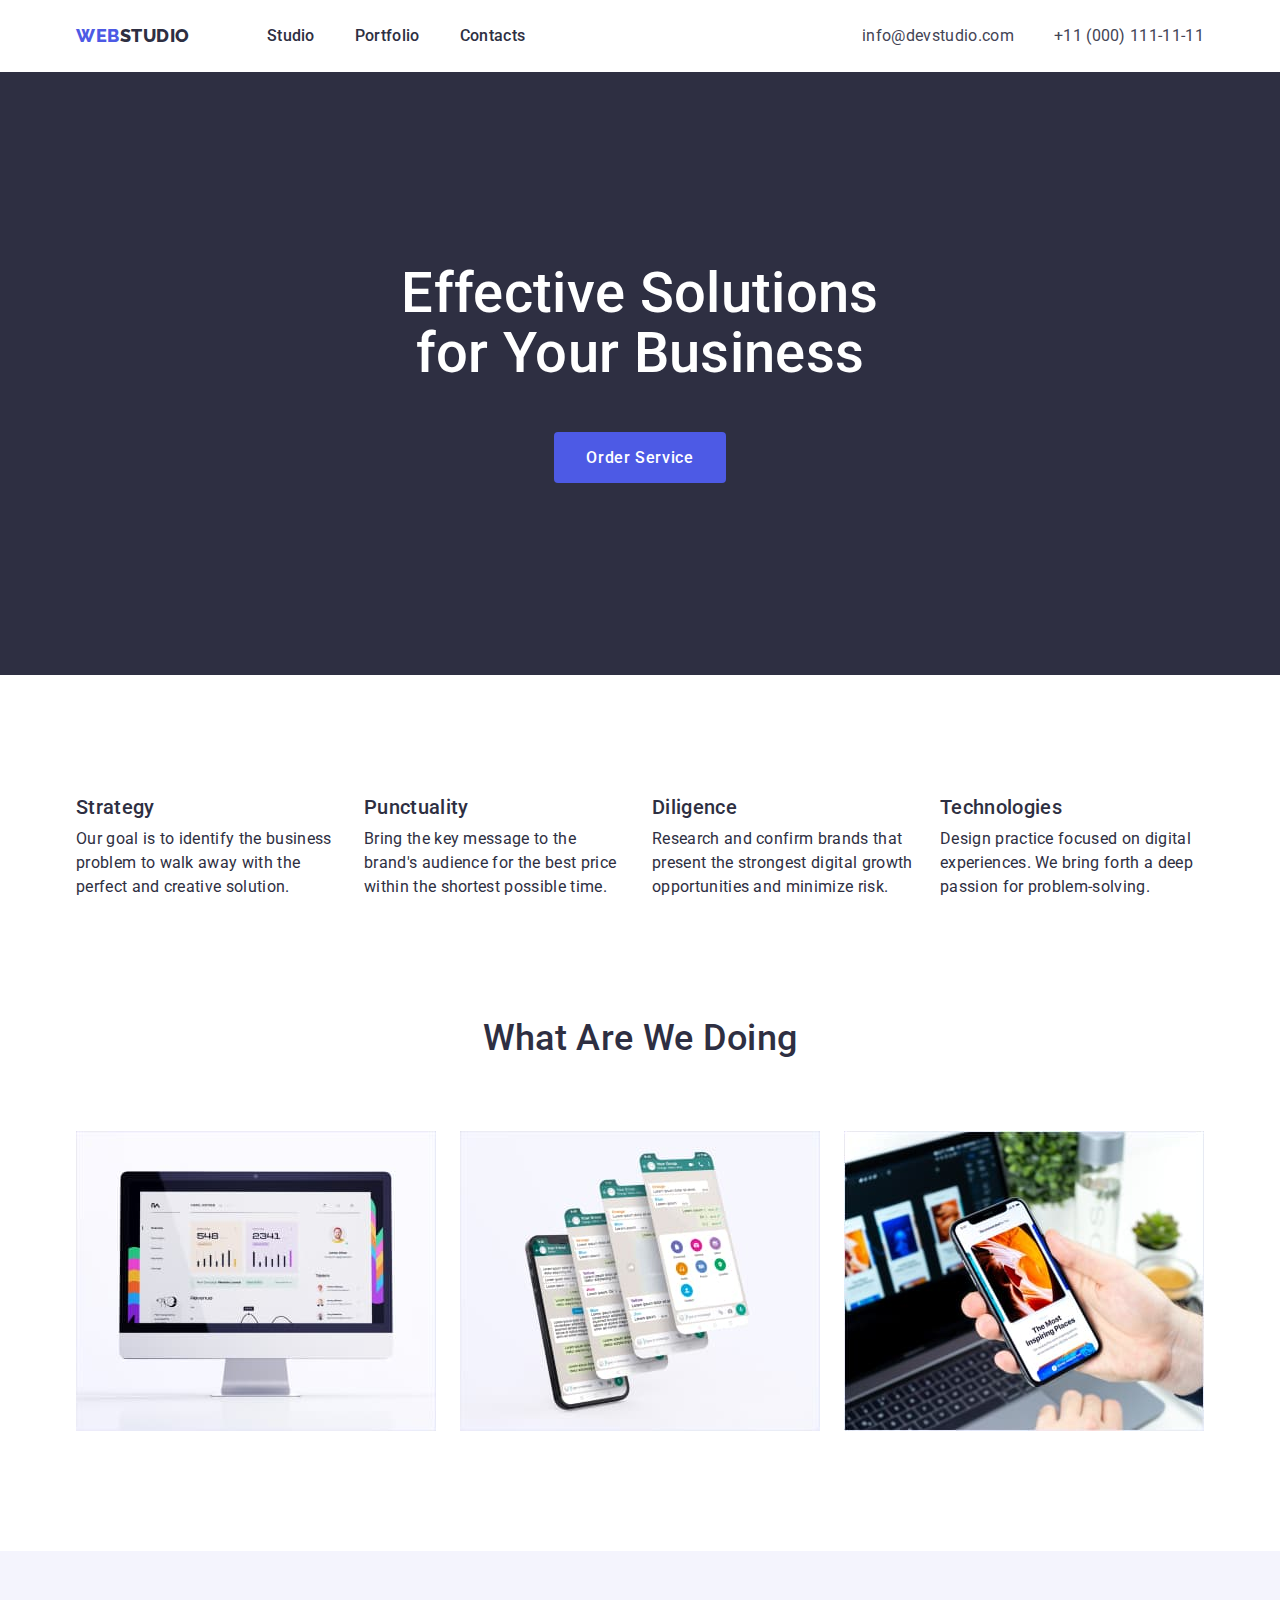
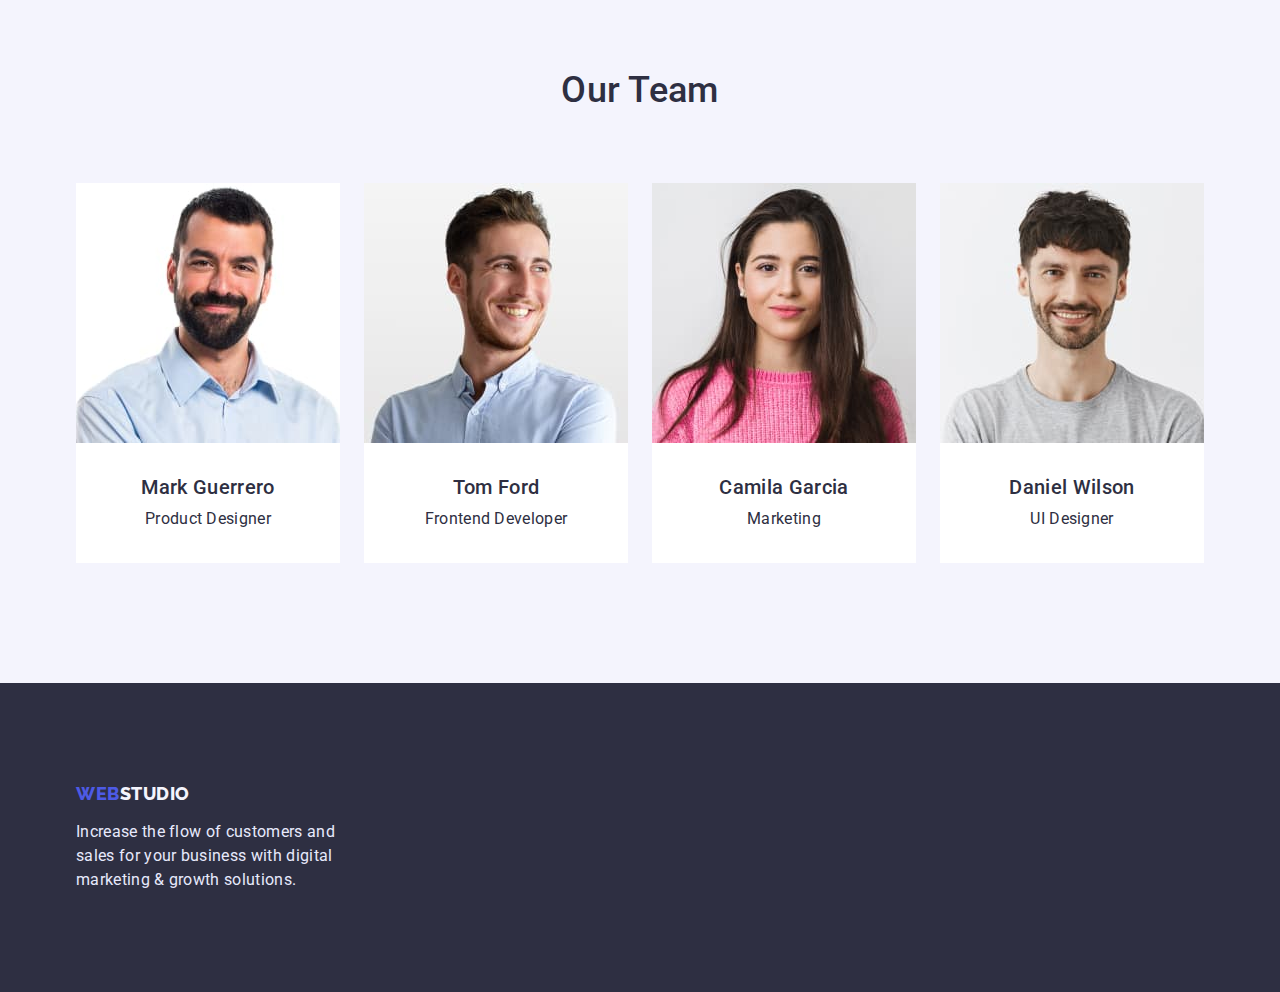
<file: index.html>
<!DOCTYPE html>
<html lang="en">
	<head>
		<meta charset="UTF-8" />
		<meta http-equiv="X-UA-Compatible" content="IE=edge" />
		<meta name="viewport" content="width=device-width, initial-scale=1.0" />
		<title>Studio</title>
		<link rel="preconnect" href="https://fonts.googleapis.com" />
		<link rel="preconnect" href="https://fonts.gstatic.com" crossorigin />
		<link
			href="https://fonts.googleapis.com/css2?family=Raleway:wght@800&family=Roboto:wght@400;500;700;900&display=swap"
			rel="stylesheet"
		/>
		<link
			rel="stylesheet"
			href="https://cdnjs.cloudflare.com/ajax/libs/modern-normalize/1.1.0/modern-normalize.min.css"
		/>
		<link rel="stylesheet" href="./css/styles.css" />
	</head>
	<body>
		<header>
			<div class="container header-nav">
				<a href="/" class="logo-header">Web<span class="logo-header-studio">studio</span></a>
				<nav>
					<ul class="site-nav">
						<li class="item"><a class="link" href="" class="link current">Studio</a></li>
						<li class="item"><a class="link" href="./portfolio.html" class="link">Portfolio</a></li>
						<li class="item"><a class="link" href="" class="link">Contacts</a></li>
					</ul>
				</nav>
				<ul class="contact-nav">
					<li class="item"><a class="link" href="mailto:info@devstudio.com">info@devstudio.com</a></li>
					<li class="item"><a class="link" href="tel:+110001111111">+11 (000) 111-11-11</a></li>
				</ul>
			</div>
		</header>

		<main>
			<!--Hero-->
			<section class="hero">
				<h1 class="hero-title">Effective Solutions for Your Business</h1>
				<button type="button" class="hero-button">Order Service</button>
			</section>

			<!--No name section-->
			<section class="section">
				<div class="container">
					<h2 class="section-title" hidden>Benefits</h2>
					<ul class="section-list">
						<li class="item-noname">
							<h3 class="item-title">Strategy</h3>
							<p class="item-text"
								>Our goal is to identify the business problem to walk away with the perfect and creative solution.</p
							>
						</li>
						<li class="item-noname">
							<h3 class="item-title">Punctuality</h3>
							<p class="item-text"
								>Bring the key message to the brand's audience for the best price within the shortest possible time.</p
							>
						</li>
						<li class="item-noname">
							<h3 class="item-title">Diligence</h3>
							<p class="item-text"
								>Research and confirm brands that present the strongest digital growth opportunities and minimize
								risk.</p
							>
						</li>
						<li class="item-noname">
							<h3 class="item-title">Technologies</h3>
							<p class="item-text"
								>Design practice focused on digital experiences. We bring forth a deep passion for problem-solving.</p
							>
						</li>
					</ul>
				</div>
			</section>

			<!--What are we doing-->
			<section class="section-what">
				<div class="container">
					<h2 class="section-title">What Are We Doing</h2>
					<ul class="section-list">
						<li class="item-what"
							><img class="img-block" width="360" height="300" src="./images/computer.jpg" alt="computer"
						/></li>
						<li class="item-what"
							><img class="img-block" width="360" height="300" src="./images/smartphones.jpg" alt="smartphones"
						/></li>
						<li class="item-what"
							><img class="img-block" width="360" height="300" src="./images/workplace.jpg" alt="workplace"
						/></li>
					</ul>
				</div>
			</section>

			<!--Our team-->
			<section class="ourteam">
				<div class="container">
					<h2 class="section-title">Our Team</h2>
					<ul class="section-list">
						<li class="item-team">
							<img class="img-block" width="264" height="260" src="./images/mark.jpg" alt="photo of Mark" />
							<div class="ourteam-person">
								<h3 class="item-team-title">Mark Guerrero</h3>
								<p class="item-text">Product Designer</p>
							</div>
						</li>
						<li class="item-team">
							<img class="img-block" width="264" height="260" src="./images/tom.jpg" alt="photo of Tom" />
							<div class="ourteam-person">
								<h3 class="item-team-title">Tom Ford</h3>
								<p class="item-text">Frontend Developer</p>
							</div>
						</li>
						<li class="item-team">
							<img class="img-block" width="264" height="260" src="./images/camila.jpg" alt="photo of Camila" />
							<div class="ourteam-person">
								<h3 class="item-team-title">Camila Garcia</h3>
								<p class="item-text">Marketing</p>
							</div>
						</li>
						<li class="item-team">
							<img class="img-block" width="264" height="260" src="./images/daniel.jpg" alt="photo of Daniel" />
							<div class="ourteam-person">
								<h3 class="item-team-title">Daniel Wilson</h3>
								<p class="item-text">UI Designer</p>
							</div>
						</li>
					</ul>
				</div>
			</section>
		</main>

		<footer class="footer">
			<div class="container">
				<a href="/" class="logo-footer">Web<span class="logo-footer-studio">studio</span></a>
				<p class="footer-text"
					>Increase the flow of customers and sales for your business with digital marketing & growth solutions.</p
				>
			</div>
		</footer>
	</body>
</html>
</file>
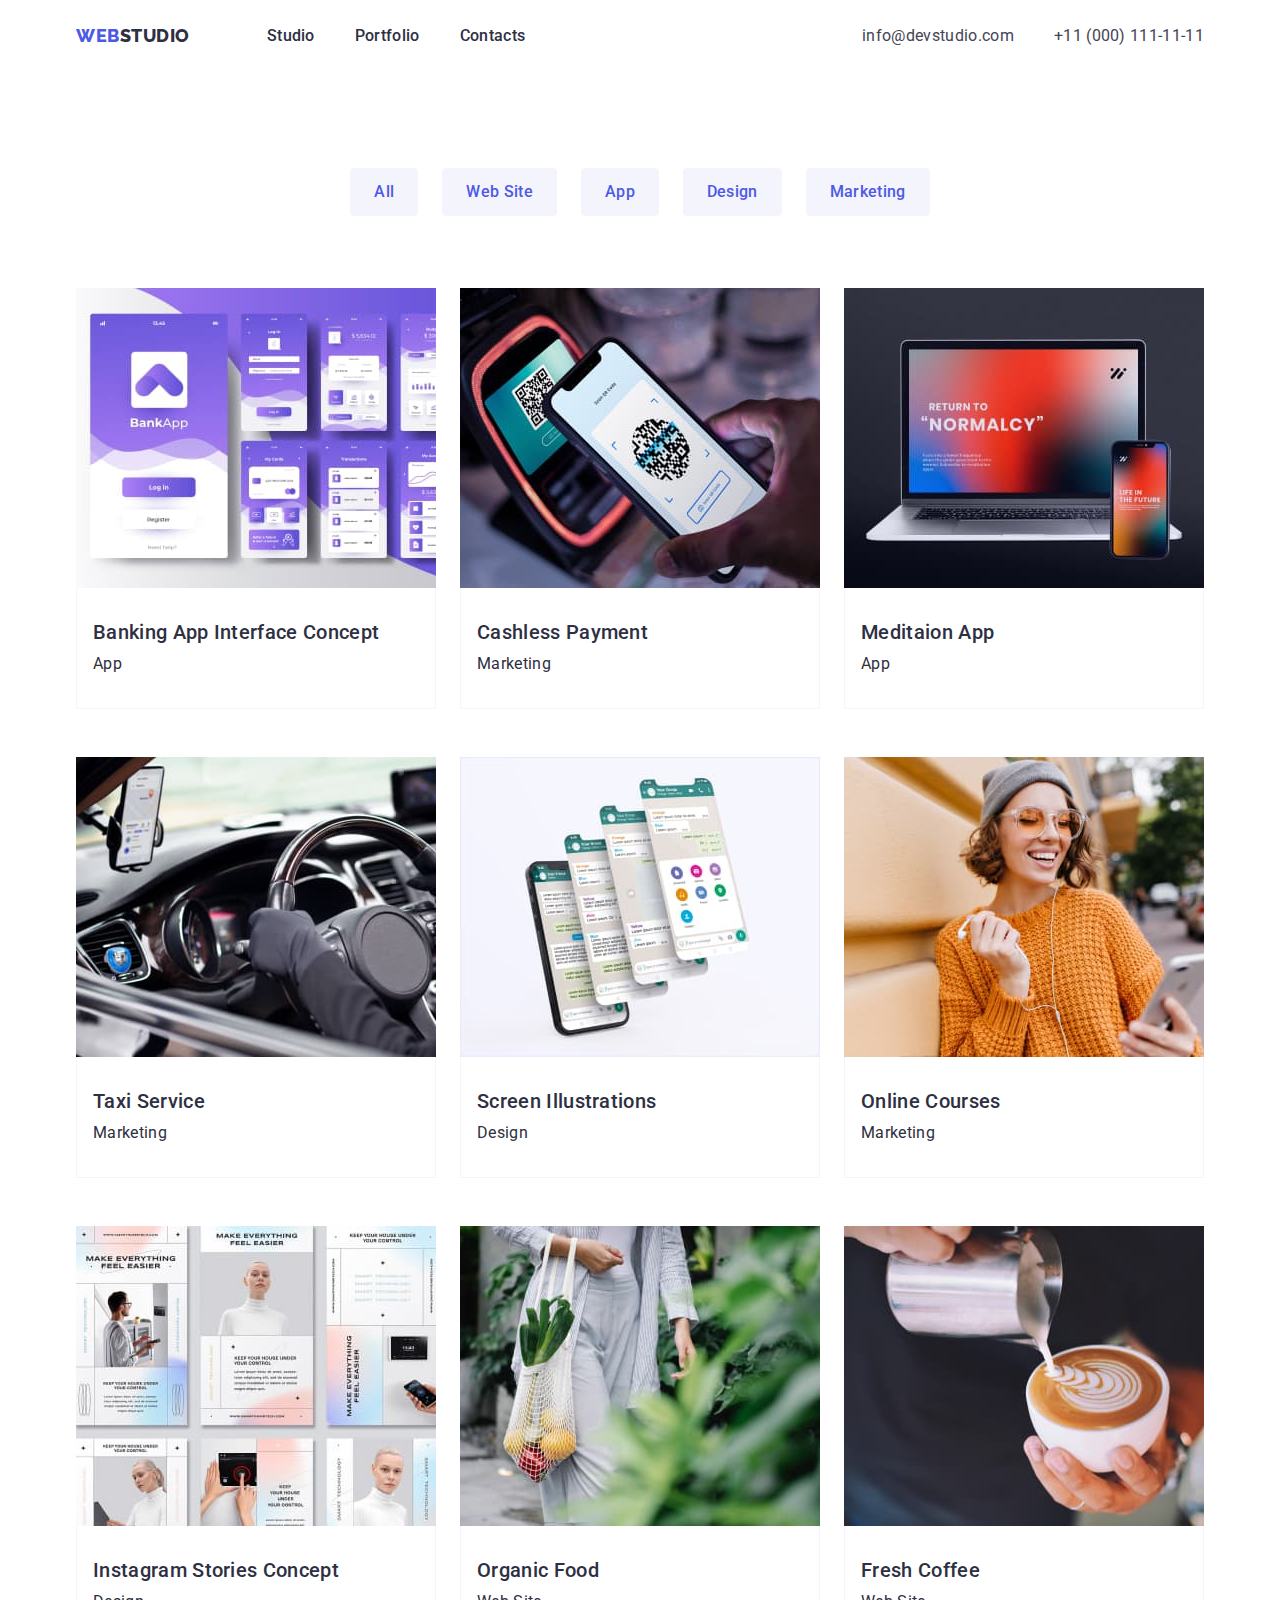
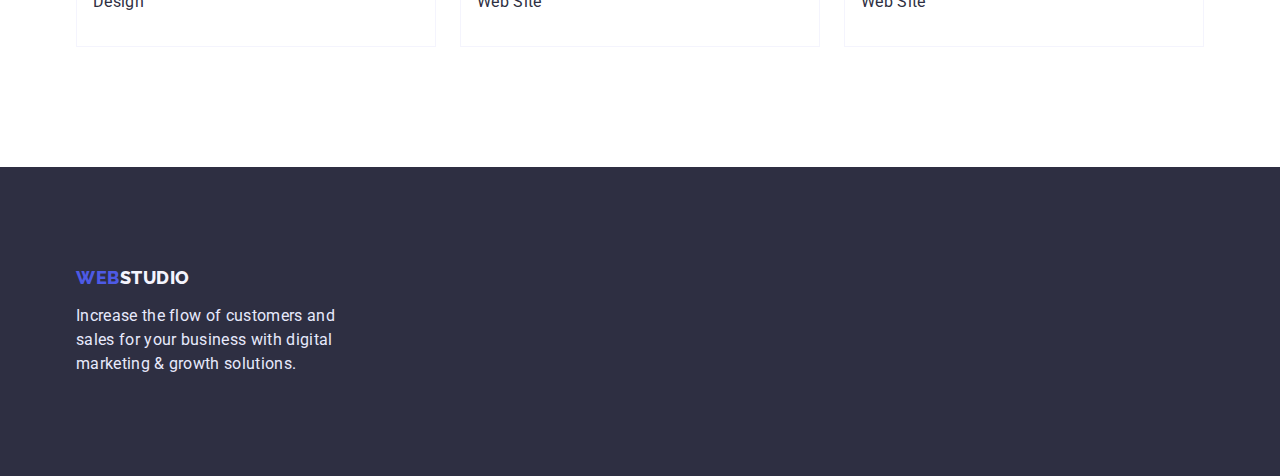
<file: portfolio.html>
<!DOCTYPE html>
<html lang="en">
	<head>
		<meta charset="UTF-8" />
		<meta http-equiv="X-UA-Compatible" content="IE=edge" />
		<meta name="viewport" content="width=device-width, initial-scale=1.0" />
		<title>Portfolio</title>
		<link rel="preconnect" href="https://fonts.googleapis.com" />
		<link rel="preconnect" href="https://fonts.gstatic.com" crossorigin />
		<link
			href="https://fonts.googleapis.com/css2?family=Raleway:wght@800&family=Roboto:wght@400;500;700;900&display=swap"
			rel="stylesheet"
		/>
		<link
			rel="stylesheet"
			href="https://cdnjs.cloudflare.com/ajax/libs/modern-normalize/1.1.0/modern-normalize.min.css"
		/>
		<link rel="stylesheet" href="./css/styles.css" />
	</head>

	<body>
		<header>
			<div class="container header-nav">
				<a href="/" class="logo-header">Web<span class="logo-header-studio">studio</span></a>
				<nav>
					<ul class="site-nav">
						<li class="item"><a class="link" href="./index.html" class="link">Studio</a></li>
						<li class="item"><a class="link" href="" class="link current">Portfolio</a></li>
						<li class="item"><a class="link" href="" class="link">Contacts</a></li>
					</ul>
				</nav>
				<ul class="contact-nav">
					<li class="item"><a class="link" href="mailto:info@devstudio.com">info@devstudio.com</a></li>
					<li class="item"><a class="link" href="tel:+110001111111">+11 (000) 111-11-11</a></li>
				</ul>
			</div>
		</header>

		<main>
			<!--Portfolio section-->
			<section class="portfolio-section">
				<h1 hidden>Portfolio</h1>
				<div class="container">
					<ul class="section-list-port port-btn">
						<li class="item">
							<button type="button" class="portfolio-button">All</button>
						</li>
						<li class="item">
							<button type="button" class="portfolio-button">Web Site</button>
						</li>
						<li class="item">
							<button type="button" class="portfolio-button">App</button>
						</li>
						<li class="item">
							<button type="button" class="portfolio-button">Design</button>
						</li>
						<li class="item">
							<button type="button" class="portfolio-button">Marketing</button>
						</li>
					</ul>
				</div>
				<div class="container">
					<ul class="portfolio-list">
						<li class="item-portfolio">
							<a class="link" href=""
								><img
									class="img-block"
									width="360"
									height="300"
									src="./images/banking.jpg"
									alt="Banking App Interface"
								/>
								<div class="item-about">
									<h2 class="item-title">Banking App Interface Concept</h2>
									<p class="item-text">App</p></div
								></a
							>
						</li>
						<li class="item-portfolio">
							<a class="link" href=""
								><img
									class="img-block"
									width="360"
									height="300"
									src="./images/payment.jpg"
									alt="List of stylish and user-friendly apps"
								/>
								<div class="item-about">
									<h2 class="item-title">Cashless Payment</h2>
									<p class="item-text">Marketing</p></div
								></a
							>
						</li>
						<li class="item-portfolio">
							<a class="link" href=""
								><img
									class="img-block"
									width="360"
									height="300"
									src="./images/meditaion.jpg"
									alt="Laptop and smartphone"
								/>
								<div class="item-about">
									<h2 class="item-title">Meditaion App</h2>
									<p class="item-text">App</p></div
								></a
							>
						</li>
						<li class="item-portfolio">
							<a class="link" href=""
								><img class="img-block" width="360" height="300" src="./images/taxi.jpg" alt="Inside a taxi-car" />
								<div class="item-about">
									<h2 class="item-title">Taxi Service</h2>
									<p class="item-text">Marketing</p></div
								></a
							>
						</li>
						<li class="item-portfolio">
							<a class="link" href=""
								><img
									class="img-block"
									width="360"
									height="300"
									src="./images/smartphones.jpg"
									alt="Illustrations on smartphone screens"
								/>
								<div class="item-about">
									<h2 class="item-title">Screen Illustrations</h2>
									<p class="item-text">Design</p></div
								></a
							>
						</li>
						<li class="item-portfolio">
							<a class="link" href=""
								><img class="img-block" width="360" height="300" src="./images/courses.jpg" alt="Happy studentess" />
								<div class="item-about">
									<h2 class="item-title">Online Courses</h2>
									<p class="item-text">Marketing</p></div
								></a
							>
						</li>
						<li class="item-portfolio">
							<a class="link" href=""
								><img class="img-block" width="360" height="300" src="./images/instagram.jpg" alt="Instagram stories" />
								<div class="item-about">
									<h2 class="item-title">Instagram Stories Concept</h2>
									<p class="item-text">Design</p></div
								></a
							>
						</li>
						<li class="item-portfolio">
							<a class="link" href=""
								><img class="img-block" width="360" height="300" src="./images/food.jpg" alt="Organic food" />
								<div class="item-about">
									<h2 class="item-title">Organic Food</h2>
									<p class="item-text">Web Site</p></div
								></a
							>
						</li>
						<li class="item-portfolio">
							<a class="link" href=""
								><img class="img-block" width="360" height="300" src="./images/coffee.jpg" alt="Cup of coffee" />
								<div class="item-about">
									<h2 class="item-title">Fresh Coffee</h2>
									<p class="item-text">Web Site</p></div
								></a
							>
						</li>
					</ul>
				</div>
			</section>
		</main>

		<footer class="footer">
			<div class="container">
				<a href="/" class="logo-footer">Web<span class="logo-footer-studio">studio</span></a>
				<p class="footer-text"
					>Increase the flow of customers and sales for your business with digital marketing & growth solutions.</p
				>
			</div>
		</footer>
	</body>
</html>
</file>
<file: css/styles.css>
:root {
    --primary-color: #2E2F42;
    --secondary-color: #FFFFFF;
    --primary-text-color: #434455;
    --footer-studio-color: #F4F4FD;
    --footer-text-color: #E7E9FC;
    --accent-color: #4D5AE5;
    /* active additional color: */
    --hero-button-active-color: #404BBF
}

body {
    color: var(--primary-text-color);
    background-color: var(--secondary-color);
    font-family: Roboto, sans-serif;
    font-size: 16px;
    line-height: 1.5;
    letter-spacing: 0.02em;
}
h1, h2, h3, h4, h5, h6 {
    margin-top: 0;
    margin-bottom: 0;
}
.container {
    width: 1158px;
    margin: 0 auto;
    padding: 0 15px;
}

/* header */
.header-nav {
    display: flex;
    align-items: center;
}
.link {
    text-decoration: none;
}
.logo-header {
    margin-right: 77px;
    color: var(--accent-color);
    font-family: Raleway, sans-serif;
    font-weight: 800;
    font-size: 18px;
    line-height: 1.33;
    text-transform: uppercase;
    letter-spacing: 0.03em;
    text-decoration: none;
}
.logo-header:focus,
.logo-header:hover {
    color: var(--primary-color);
}
.logo-header-studio {
    color: var(--primary-color);
}
.logo-header-studio:focus,
.logo-header-studio:hover {
    color: var(--accent-color);
}
.site-nav {
    display: flex;
    list-style-type: none;
    padding: 0;
    margin: 0;
}
.site-nav .link {
    display: block;
    padding-top: 24px;
    padding-bottom: 24px;
    color: var(--primary-color);
    font-weight: 500;
    font-size: 16px;
    line-height: 1.5;
}
.site-nav .item + .item {
    margin-left: 40px;
}
.site-nav .link:hover,
.site-nav .link:focus {
    color: var(--primary-text-color);
}
.site-nav .link:active {
    color: var(--accent-color);
}
.site-nav .link.current {
    color: var(--accent-color);
}
.contact-nav {
    display: flex;
    padding: 0;
    margin: 0;
    margin-left: auto;
    list-style-type: none;
}
.contact-nav .item + .item {
    margin-left: 40px;
}
.contact-nav .link {
    display: block;
    padding-top: 24px;
    padding-bottom: 24px;
    color: var(--primary-text-color);
    font-size: 16px;
    line-height: 1.5;
}
.contact-nav .link:focus,
.contact-nav .link:hover {
    color: var(--accent-color);
}

/* hero */
.hero {
    padding-top: 192px;
    padding-bottom: 192px;
    color: var(--secondary-color);
    background-color: var(--primary-color);
    text-align: center;
}
.hero-title {
    font-weight: 500;
    font-size: 56px;
    line-height: 1.07;
    width: 492px;
    margin: 0 auto 48px;
}
.hero-button {
    color: var(--secondary-color);
    background-color: var(--accent-color);
    font-family: inherit;
    font-weight: 500;
    font-size: 16px;
    line-height: 1.19;
    letter-spacing: 0.04em;
    cursor: pointer;
    border: none;
    border-radius: 4px;
    padding: 16px 32px;
}
.hero-button:hover,
.hero-button:focus {
    color: var(--secondary-color);
    background-color: var(--accent-color);
}
.hero-button:active {
    color: var(--secondary-color);
    background-color: var(--hero-button-active-color);
}    


/* sections (excluding "Our team") */
.section {
    background-color: var(--secondary-color);
    padding-top: 120px;
    padding-bottom: 120px;
}
.section-what {
    background-color: var(--secondary-color);
    padding-top: 0;
    padding-bottom: 120px;
}
.section-title {
    color: var(--primary-color);
    font-weight: 500;
    font-size: 36px;
    line-height: 1.11;
    text-align: center;
    margin-top: 0;
    margin-bottom: 72px;
    
}
.section-list {
    display: flex;
    list-style-type: none;
    padding: 0;
    margin: 0;
}
.section-list .item-title,
.portfolio-list .item-title {
    color: var(--primary-color);
    font-weight: 500;
    font-size: 20px;
    line-height: 1.2;
    padding: 0;
    margin: 0;
}
.section-list .item-text,
.portfolio-list .item-text {
    color: var(--primary-color);
    padding: 0;
    margin: 0;
}
.item-noname {
    width: 264px;
    margin-right: 24px;
}
.item-noname:nth-child(4n) {
    margin-right: 0;
}
.item-noname .item-title {
    margin-bottom: 8px;
}
.item-what {
    margin-right: 24px;
}
.item-what:nth-child(3n) {
    margin-right: 0;
}
.img-block {
    display: block;
}

/* our team */
.ourteam {
    background-color: var(--footer-studio-color);
    padding-top: 120px;
    padding-bottom: 120px;
}
.item-team {
    margin-right: 24px;
    text-align: center;
    background-color: var(--secondary-color);
}
.item-team:nth-child(4n) {
    margin-right: 0;
}
.ourteam-person {
    padding-top: 32px;
    padding-bottom: 32px;
}
.item-team-title {
    margin-bottom: 8px;
    color: var(--primary-color);
    font-weight: 500;
    font-size: 20px;
    line-height: 1.2;
}
.item-team-text {
    color: var(--primary-color);
}

/* footer */
.footer {
    padding-top: 100px;
    padding-bottom: 100px;
    color: var(--footer-text-color);
    background-color: var(--primary-color);
}
.logo-footer {
    color: var(--accent-color);
    font-family: Raleway, sans-serif;
    font-weight: 800;
    font-size: 18px;
    line-height: 1.17;
    text-transform: uppercase;
    letter-spacing: 0.03em;
    text-decoration: none;
    display: inline-block;
    margin-bottom: 16px;
}
.logo-footer:focus,
.logo-footer:hover {
    color: var(--footer-studio-color);
}
.logo-footer-studio {
    color: var(--footer-studio-color);
}
.logo-footer-studio:hover,
.logo-footer-studio:focus {
    color: var(--accent-color);
}
.footer-text {
    width: 264px;
    margin-top: 0;
    margin-bottom: 0;
}

/* portfolio */
.portfolio-section {
    padding-top: 96px;
    padding-bottom: 120px;
}
.section-list-port {
    display: flex;
    list-style-type: none;
    padding: 0;
    margin-top: 0;
    margin-bottom: 72px;
}
.portfolio-button {
    display: block;
    padding: 12px 24px;
    border: none;
    border-radius: 4px;
    background-color: var(--footer-studio-color);
    color: var(--accent-color);
    font-family: inherit;
    font-size: inherit;
    line-height: inherit;
    letter-spacing: inherit;
    font-weight: 500;
    cursor: pointer;
}
.portfolio-button:focus,
.portfolio-button:hover {
    background-color: var(--accent-color);
    color: var(--secondary-color);
}
.port-btn {
    display: flex;
    justify-content: center;
    align-items: center;
}
.port-btn .item + .item {
   margin-left: 24px;
}
.portfolio-list {
    display: flex;
    flex-wrap: wrap;
    list-style-type: none;
    padding: 0;
    margin: 0;
}
.portfolio-list .item-title {
    margin-bottom: 8px;
}
.item-portfolio {
    margin-right: 24px;
    margin-bottom: 48px;
    border: ;
}
.item-portfolio:nth-child(3n) {
    margin-right: 0;
}
.item-portfolio:nth-last-child(-n+3) {
    margin-bottom: 0;
}
.item-about {
    padding-top: 32px;
    padding-bottom: 32px;
    padding-left: 16px;
    border-left: 0.5px solid var(--footer-studio-color);;
    border-bottom: 0.5px solid var(--footer-studio-color);;
    border-right: 0.5px solid var(--footer-studio-color);;
}
</file>
